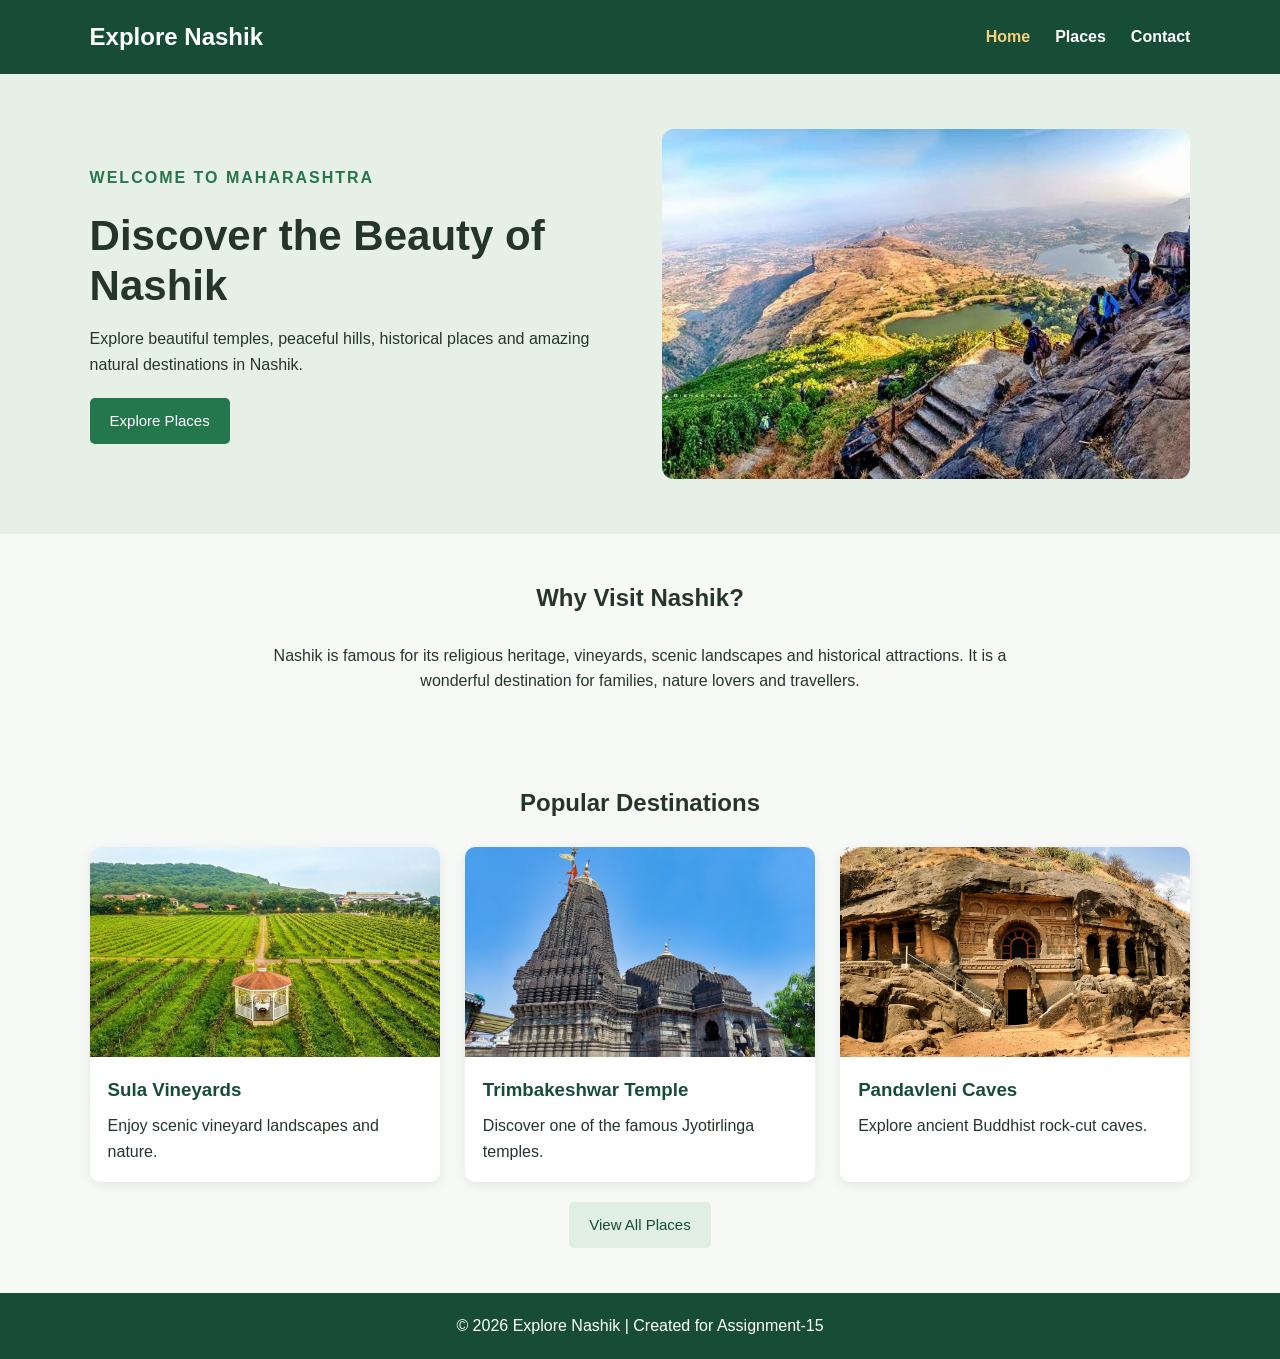
<file: index.html>
<!DOCTYPE html>
<html lang="en">
<head>
    <meta charset="UTF-8">
    <meta name="viewport" content="width=device-width, initial-scale=1.0">
    <title>Explore Nashik | Home</title>
    <link rel="stylesheet" href="style.css">
</head>
<body>

    <!-- Website header -->
    <header class="site-header">
        <a href="index.html" class="logo">Explore Nashik</a>

        <!-- Mobile menu toggle -->
        <input type="checkbox" id="menu-toggle" class="menu-toggle">
        <label for="menu-toggle" class="menu-icon">☰ Menu</label>

        <!-- Navigation links -->
        <nav class="navigation">
            <a href="index.html" class="active">Home</a>
            <a href="places.html">Places</a>
            <a href="contact.html">Contact</a>
        </nav>
    </header>

    <!-- Main welcome section -->
    <main>
        <section class="hero-section">
            <div class="hero-content">
                <p class="welcome-text">WELCOME TO MAHARASHTRA</p>
                <h1>Discover the Beauty of Nashik</h1>
                <p>
                    Explore beautiful temples, peaceful hills, historical
                    places and amazing natural destinations in Nashik.
                </p>
                <a href="places.html" class="primary-button">
                    Explore Places
                </a>
            </div>

            <img
                src="images/anjaneri-hills.jpg"
                alt="Beautiful green hills near Nashik"
                class="hero-image">
        </section>

        <!-- Introduction section -->
        <section class="intro-section">
            <h2>Why Visit Nashik?</h2>
            <p>
                Nashik is famous for its religious heritage, vineyards,
                scenic landscapes and historical attractions.
                It is a wonderful destination for families, nature lovers
                and travellers.
            </p>
        </section>

        <!-- Featured destinations -->
        <section class="featured-section">
            <h2>Popular Destinations</h2>

            <div class="place-grid">
                <article class="place-card">
                    <img src="images/sula-vineyards.jpg"
                         alt="Green vineyard at Sula">
                    <div class="card-content">
                        <h3>Sula Vineyards</h3>
                        <p>Enjoy scenic vineyard landscapes and nature.</p>
                    </div>
                </article>

                <article class="place-card">
                    <img src="images/trimbakeshwar-temple.jpg"
                         alt="Trimbakeshwar temple">
                    <div class="card-content">
                        <h3>Trimbakeshwar Temple</h3>
                        <p>Discover one of the famous Jyotirlinga temples.</p>
                    </div>
                </article>

                <article class="place-card">
                    <img src="images/pandavleni-caves1.jpg"
                         alt="Ancient Pandavleni rock-cut caves">
                    <div class="card-content">
                        <h3>Pandavleni Caves</h3>
                        <p>Explore ancient Buddhist rock-cut caves.</p>
                    </div>
                </article>
            </div>

            <a href="places.html" class="secondary-button">
                View All Places
            </a>
        </section>
    </main>

    <!-- Website footer -->
    <footer class="site-footer">
        <p>&copy; 2026 Explore Nashik | Created for Assignment-15</p>
    </footer>

</body>
</html>
</file>
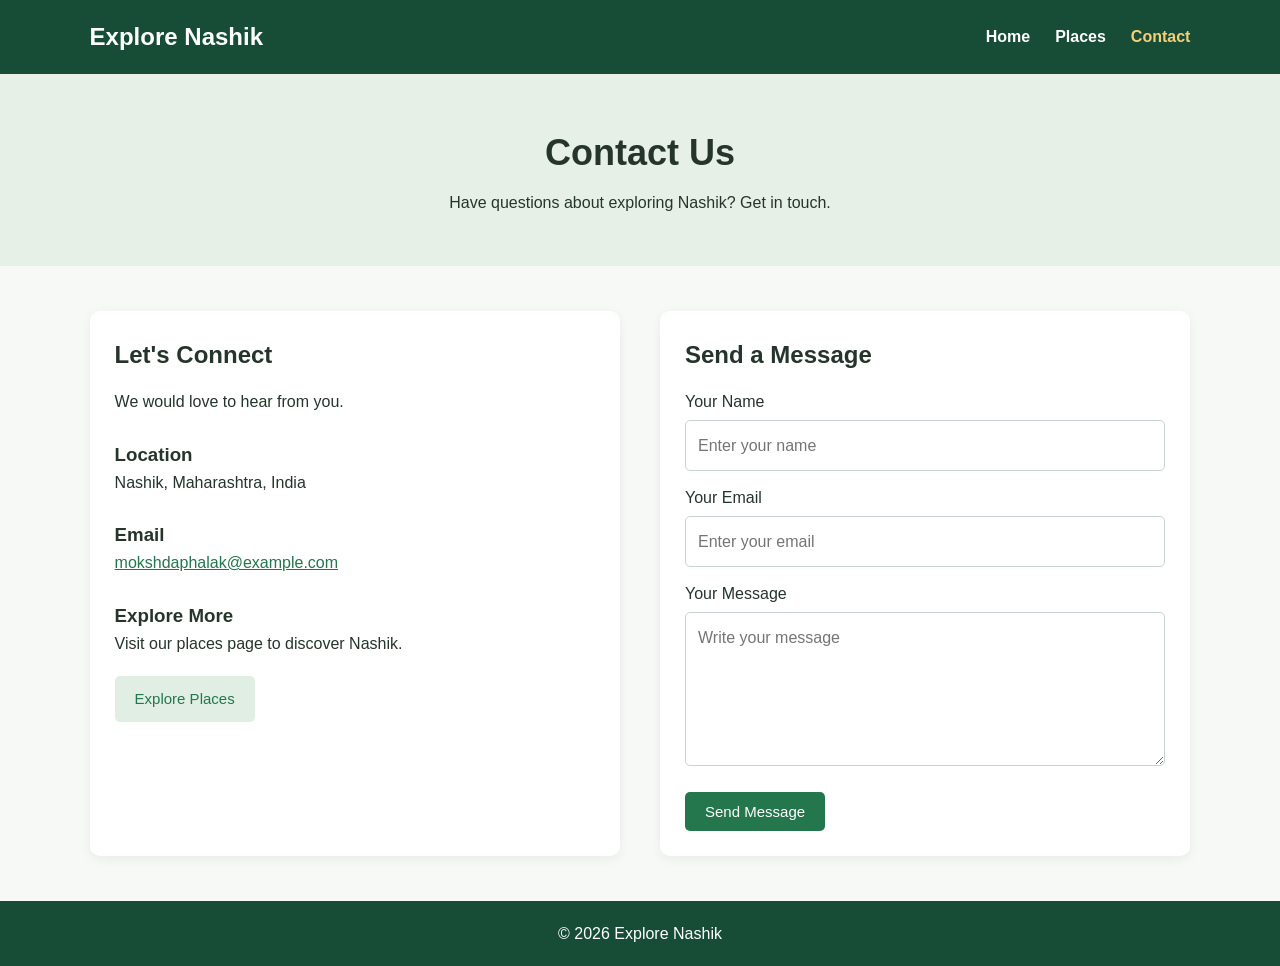
<file: contact.html>
<!DOCTYPE html>
<html lang="en">
<head>
    <meta charset="UTF-8">
    <meta name="viewport" content="width=device-width, initial-scale=1.0">
    <title>Explore Nashik | Contact</title>
    <link rel="stylesheet" href="style.css">
</head>
<body>

    <!-- Website header and navigation -->
    <header class="site-header">
        <a href="index.html" class="logo">Explore Nashik</a>

        <input type="checkbox" id="menu-toggle" class="menu-toggle">
        <label for="menu-toggle" class="menu-icon">☰ Menu</label>

        <nav class="navigation">
            <a href="index.html">Home</a>
            <a href="places.html">Places</a>
            <a href="contact.html" class="active">Contact</a>
        </nav>
    </header>

    <!-- Contact page introduction -->
    <main>
        <section class="page-banner">
            <h1>Contact Us</h1>
            <p>Have questions about exploring Nashik? Get in touch.</p>
        </section>

        <!-- Contact information and form -->
        <section class="contact-section">
            <div class="contact-info">
                <h2>Let's Connect</h2>
                <p>We would love to hear from you.</p>

                <div class="contact-item">
                    <h3>Location</h3>
                    <p>Nashik, Maharashtra, India</p>
                </div>

                <div class="contact-item">
                    <h3>Email</h3>
                    <p>
                        <a href="mailto:hello@example.com">
                        mokshdaphalak@example.com
                        </a>
                    </p>
                </div>

                <div class="contact-item">
                    <h3>Explore More</h3>
                    <p>Visit our places page to discover Nashik.</p>
                    <a href="places.html" class="secondary-button">
                        Explore Places
                    </a>
                </div>
            </div>

            <!-- Simple contact form -->
            <form class="contact-form"
                  action="mailto:hello@example.com"
                  method="post"
                  enctype="text/plain">

                <h2>Send a Message</h2>

                <label for="visitor-name">Your Name</label>
                <input type="text" id="visitor-name"
                       name="Name" placeholder="Enter your name" required>

                <label for="visitor-email">Your Email</label>
                <input type="email" id="visitor-email"
                       name="Email" placeholder="Enter your email" required>

                <label for="visitor-message">Your Message</label>
                <textarea id="visitor-message" name="Message"
                          rows="5" placeholder="Write your message"
                          required></textarea>

                <button type="submit" class="primary-button">
                    Send Message
                </button>
            </form>
        </section>
    </main>

    <!-- Website footer -->
    <footer class="site-footer">
        <p>&copy; 2026 Explore Nashik</p>
    </footer>

</body>
</html>
</file>
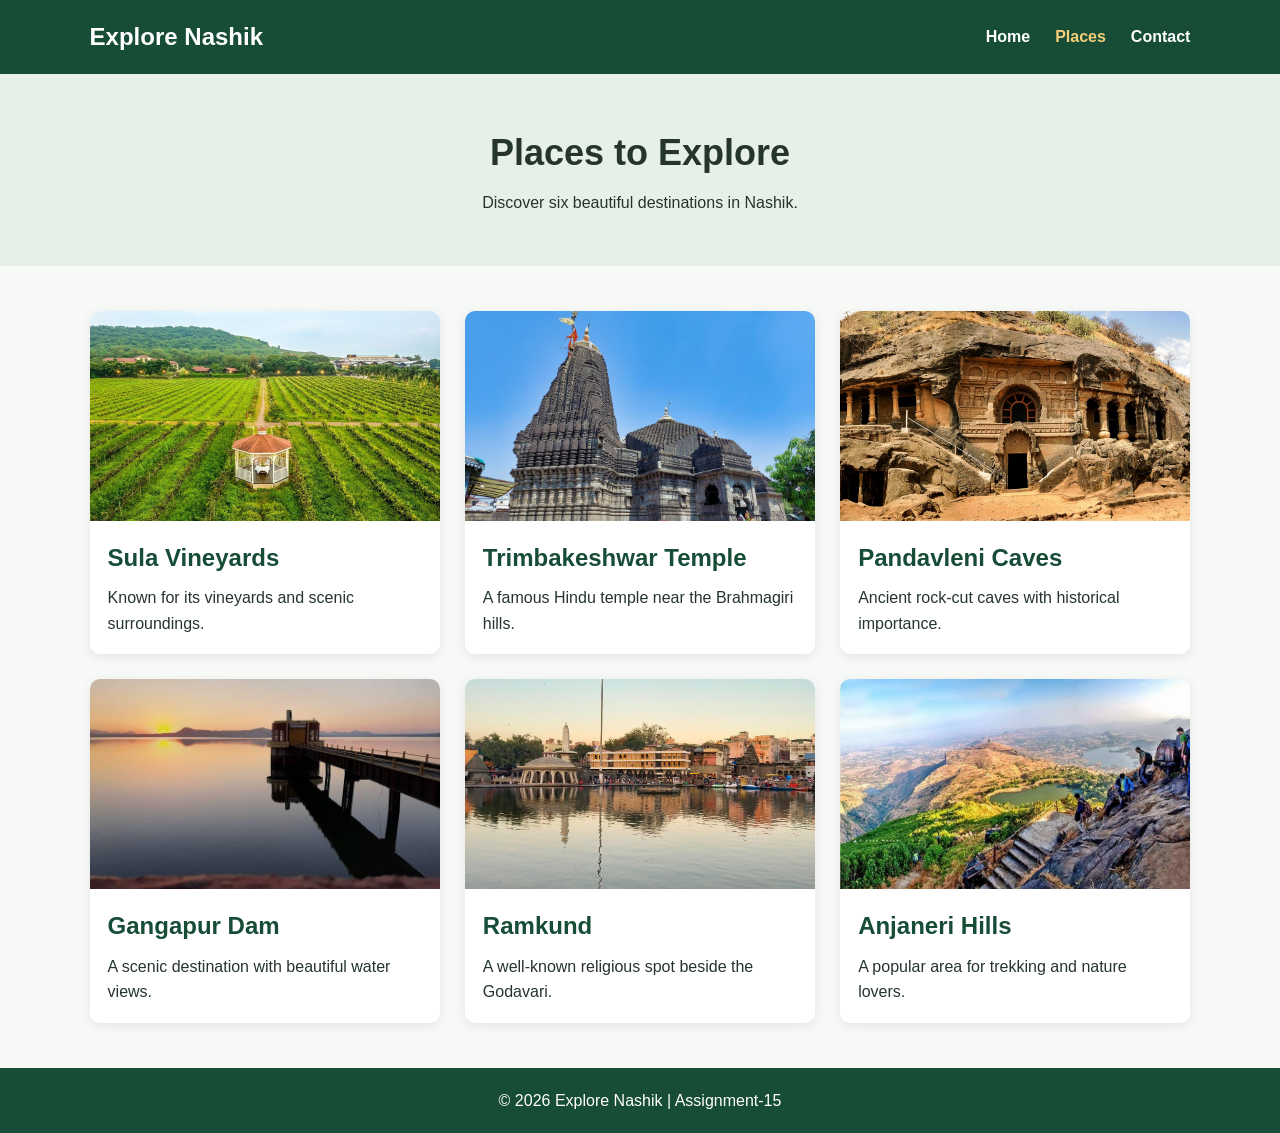
<file: places.html>
<!DOCTYPE html>
<html lang="en">
<head>
    <meta charset="UTF-8">
    <meta name="viewport" content="width=device-width, initial-scale=1.0">
    <title>Explore Nashik | Places</title>
    <link rel="stylesheet" href="style.css">
</head>
<body>

    <!-- Website header and navigation -->
    <header class="site-header">
        <a href="index.html" class="logo">Explore Nashik</a>

        <input type="checkbox" id="menu-toggle" class="menu-toggle">
        <label for="menu-toggle" class="menu-icon">☰ Menu</label>

        <nav class="navigation">
            <a href="index.html">Home</a>
            <a href="places.html" class="active">Places</a>
            <a href="contact.html">Contact</a>
        </nav>
    </header>

    <!-- Places page heading -->
    <main>
        <section class="page-banner">
            <h1>Places to Explore</h1>
            <p>Discover six beautiful destinations in Nashik.</p>
        </section>

        <!-- Destination cards -->
        <section class="places-section">
            <div class="place-grid">

                <article class="place-card">
                    <img src="images/sula-vineyards.jpg"
                         alt="Sula Vineyards landscape">
                    <div class="card-content">
                        <h2>Sula Vineyards</h2>
                        <p>Known for its vineyards and scenic surroundings.</p>
                    </div>
                </article>

                <article class="place-card">
                    <img src="images/trimbakeshwar-temple.jpg"
                         alt="Trimbakeshwar temple">
                    <div class="card-content">
                        <h2>Trimbakeshwar Temple</h2>
                        <p>A famous Hindu temple near the Brahmagiri hills.</p>
                    </div>
                </article>

                <article class="place-card">
                    <img src="images/pandavleni-caves1.jpg"
                         alt="Pandavleni ancient caves">
                    <div class="card-content">
                        <h2>Pandavleni Caves</h2>
                        <p>Ancient rock-cut caves with historical importance.</p>
                    </div>
                </article>

                <article class="place-card">
                    <img src="images/gangapur-dam.jpg"
                         alt="Gangapur Dam surrounded by nature">
                    <div class="card-content">
                        <h2>Gangapur Dam</h2>
                        <p>A scenic destination with beautiful water views.</p>
                    </div>
                </article>

                <article class="place-card">
                    <img src="images/ramkund.jpg"
                         alt="Ramkund on the Godavari River">
                    <div class="card-content">
                        <h2>Ramkund</h2>
                        <p>A well-known religious spot beside the Godavari.</p>
                    </div>
                </article>

                <article class="place-card">
                    <img src="images/anjaneri-hills.jpg"
                         alt="Green Anjaneri hills">
                    <div class="card-content">
                        <h2>Anjaneri Hills</h2>
                        <p>A popular area for trekking and nature lovers.</p>
                    </div>
                </article>

            </div>
        </section>
    </main>

    <!-- Website footer -->
    <footer class="site-footer">
        <p>&copy; 2026 Explore Nashik | Assignment-15</p>
    </footer>

</body>
</html>
</file>
<file: style.css>
/* 1. Basic page settings */
* {
    margin: 0;
    padding: 0;
    box-sizing: border-box;
}

body {
    font-family: Arial, sans-serif;
    background-color: #f7f9f7;
    color: #26352c;
    line-height: 1.6;
}

/* 2. Header and logo */
.site-header {
    display: flex;
    justify-content: space-between;
    align-items: center;
    padding: 18px 7%;
    background-color: #174d36;
    color: white;
}

.logo {
    color: white;
    text-decoration: none;
    font-size: 24px;
    font-weight: bold;
}

/* 3. Desktop navigation */
.navigation {
    display: flex;
    gap: 25px;
}

.navigation a {
    color: white;
    text-decoration: none;
    font-weight: bold;
}

.navigation a:hover,
.navigation a.active {
    color: #f5cf79;
}

/* 4. Mobile menu controls */
.menu-toggle,
.menu-icon {
    display: none;
}

/* 5. Home page hero section */
.hero-section {
    display: flex;
    align-items: center;
    gap: 35px;
    padding: 55px 7%;
    background-color: #e6f0e7;
}

.hero-content {
    flex: 1;
}

.welcome-text {
    color: #28744d;
    font-weight: bold;
    letter-spacing: 2px;
}

.hero-content h1 {
    font-size: 42px;
    line-height: 1.2;
    margin: 15px 0;
}

.hero-content p {
    margin-bottom: 20px;
}

.hero-image {
    width: 48%;
    height: 350px;
    object-fit: cover;
    border-radius: 12px;
}

/* 6. Reusable buttons */
.primary-button,
.secondary-button {
    display: inline-block;
    padding: 11px 20px;
    border: none;
    border-radius: 5px;
    text-decoration: none;
    font-size: 15px;
    cursor: pointer;
}

.primary-button {
    background-color: #24764d;
    color: white;
}

.primary-button:hover {
    background-color: #174d36;
}

.secondary-button {
    background-color: #e0eee4;
    color: #174d36;
    margin-top: 20px;
}

/* 7. Introduction and section headings */
.intro-section,
.featured-section,
.places-section {
    padding: 45px 7%;
    text-align: center;
}

.intro-section p {
    max-width: 750px;
    margin: 12px auto 0;
}

.featured-section h2,
.intro-section h2,
.places-section h2 {
    margin-bottom: 25px;
}

/* 8. Responsive destination grid */
.place-grid {
    display: grid;
    grid-template-columns: repeat(3, minmax(0, 1fr));
    gap: 25px;
}

.place-card {
    overflow: hidden;
    text-align: left;
    background-color: white;
    border-radius: 10px;
    box-shadow: 0 3px 12px rgba(0, 0, 0, 0.08);
    transition: transform 0.2s;
}

.place-card:hover {
    transform: translateY(-5px);
}

.place-card img {
    display: block;
    width: 100%;
    height: 210px;
    object-fit: cover;
}

.card-content {
    padding: 18px;
}

.card-content h3,
.card-content h2 {
    margin-bottom: 8px;
    color: #174d36;
}

/* 9. Inner page heading banner */
.page-banner {
    padding: 50px 7%;
    text-align: center;
    background-color: #e6f0e7;
}

.page-banner h1 {
    font-size: 36px;
    margin-bottom: 8px;
}

/* 10. Contact page layout */
.contact-section {
    display: grid;
    grid-template-columns: 1fr 1fr;
    gap: 40px;
    padding: 45px 7%;
}

.contact-info,
.contact-form {
    padding: 25px;
    background-color: white;
    border-radius: 10px;
    box-shadow: 0 3px 12px rgba(0, 0, 0, 0.06);
}

.contact-info h2,
.contact-form h2 {
    margin-bottom: 15px;
}

.contact-item {
    margin-top: 25px;
}

.contact-item a {
    color: #24764d;
}

/* 11. Form input styling */
.contact-form label {
    display: block;
    margin: 14px 0 5px;
}

.contact-form input,
.contact-form textarea {
    width: 100%;
    padding: 12px;
    border: 1px solid #c9d5cc;
    border-radius: 5px;
    font: inherit;
}

.contact-form textarea {
    resize: vertical;
}

.contact-form button {
    margin-top: 18px;
}

/* 12. Footer styling */
.site-footer {
    padding: 20px;
    text-align: center;
    background-color: #174d36;
    color: white;
}

/* 13. Tablet media query */
@media (max-width: 900px) {
    .hero-content h1 {
        font-size: 34px;
    }

    .hero-image {
        height: 300px;
    }

    .place-grid {
        grid-template-columns: repeat(2, minmax(0, 1fr));
    }

    .contact-section {
        gap: 20px;
    }
}

/* 14. Mobile media query */
@media (max-width: 600px) {
    .site-header {
        flex-wrap: wrap;
        padding: 15px 5%;
    }

    .logo {
        font-size: 21px;
    }

    /* Show the menu button on small screens */
    .menu-icon {
        display: block;
        cursor: pointer;
        padding: 5px 10px;
        border: 1px solid #ffffff80;
        border-radius: 5px;
    }

    /* Hide mobile navigation until toggled */
    .navigation {
        display: none;
        flex-direction: column;
        width: 100%;
        gap: 0;
        padding-top: 12px;
    }

    .navigation a {
        padding: 10px 0;
    }

    /* Display navigation when checkbox is selected */
    .menu-toggle:checked ~ .navigation {
        display: flex;
    }

    .hero-section {
        flex-direction: column;
        padding: 35px 5%;
    }

    .hero-content h1 {
        font-size: 30px;
    }

    .hero-image {
        width: 100%;
        height: 230px;
    }

    .intro-section,
    .featured-section,
    .places-section {
        padding: 35px 5%;
    }

    .place-grid {
        grid-template-columns: 1fr;
    }

    .place-card img {
        height: 230px;
    }

    .page-banner {
        padding: 35px 5%;
    }

    .page-banner h1 {
        font-size: 29px;
    }

    .contact-section {
        grid-template-columns: 1fr;
        padding: 30px 5%;
    }
}
</file>
